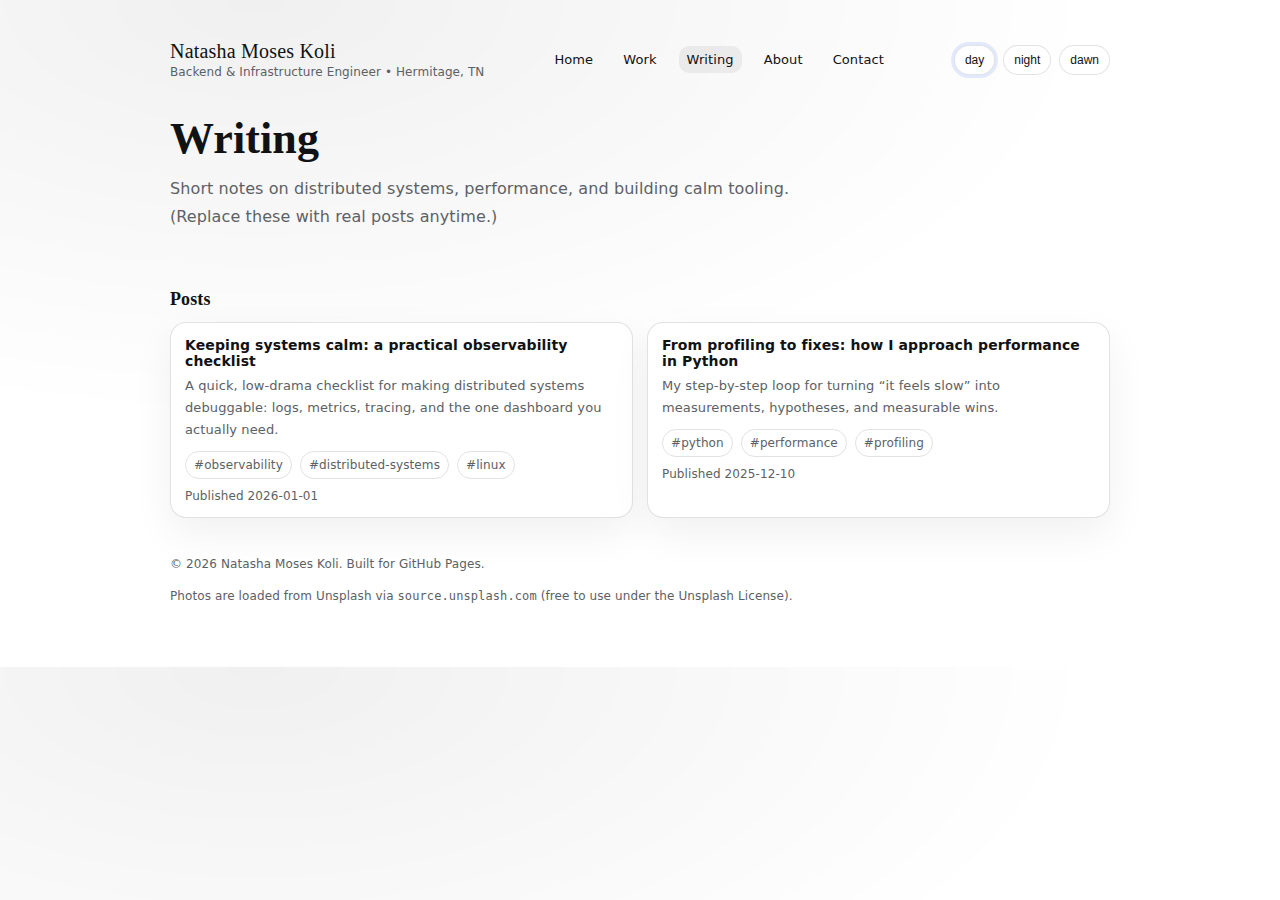
<file: writing.html>
<!doctype html>
<html lang="en" data-theme="day">
<head>
  <meta charset="utf-8" />
  <meta name="viewport" content="width=device-width,initial-scale=1" />
  <title>Writing | Natasha Moses Koli</title>
  <link rel="stylesheet" href="assets/styles.css" />
  <meta name="description" content="Distributed systems, HPC workflows, and performance-focused Python/C++ on Linux." />
</head>
<body>
  <div class="wrap">
    
    <div class="topbar">
      <div class="brand">
        <div class="name">Natasha Moses Koli</div>
        <div class="role">Backend & Infrastructure Engineer • Hermitage, TN</div>
      </div>
      <div class="nav">
        <a href="index.html">Home</a>
<a href="work.html">Work</a>
<a href="writing.html" aria-current="page">Writing</a>
<a href="about.html">About</a>
<a href="contact.html">Contact</a>
      </div>
      <div class="moods" aria-label="Theme">
        <button class="mood" data-theme-btn="day" aria-pressed="false" type="button">day</button>
        <button class="mood" data-theme-btn="night" aria-pressed="false" type="button">night</button>
        <button class="mood" data-theme-btn="dawn" aria-pressed="false" type="button">dawn</button>
      </div>
    </div>
    
    
<div class="hero">
  <h1>Writing</h1>
  <p class="sub">Short notes on distributed systems, performance, and building calm tooling. (Replace these with real posts anytime.)</p>
</div>

<div class="section">
  <h2>Posts</h2>
  <div class="grid">
    
<div class="card">
  <h3>Keeping systems calm: a practical observability checklist</h3>
  <p>A quick, low-drama checklist for making distributed systems debuggable: logs, metrics, tracing, and the one dashboard you actually need.</p>
  <div class="tags" style="margin-top:10px"><span class="tag">#observability</span><span class="tag">#distributed-systems</span><span class="tag">#linux</span></div>
  <div class="small" style="margin-top:10px">Published 2026-01-01</div>
</div>

<div class="card">
  <h3>From profiling to fixes: how I approach performance in Python</h3>
  <p>My step-by-step loop for turning “it feels slow” into measurements, hypotheses, and measurable wins.</p>
  <div class="tags" style="margin-top:10px"><span class="tag">#python</span><span class="tag">#performance</span><span class="tag">#profiling</span></div>
  <div class="small" style="margin-top:10px">Published 2025-12-10</div>
</div>

  </div>
</div>

    
    <div class="footer">
      <div>© <span id="y"></span> Natasha Moses Koli. Built for GitHub Pages.</div>
      <div class="small">
        Photos are loaded from Unsplash via <code>source.unsplash.com</code> (free to use under the Unsplash License).
      </div>
    </div>
    <script>document.getElementById("y").textContent = new Date().getFullYear();</script>
    
  </div>
  <script src="assets/data.js"></script>
  <script src="assets/app.js"></script>
</body>
</html>
</file>
<file: assets/styles.css>
:root{
  --bg:#ffffff;
  --text:#111214;
  --muted:#5c6166;
  --border:rgba(17,18,20,.12);
  --card:#ffffff;
  --shadow:0 16px 40px rgba(17,18,20,.06);
  --link:#111214;
  --pill:rgba(17,18,20,.06);
  --accent:#2c2f33;
  --hero-grad: radial-gradient(1400px 700px at 20% 0%, rgba(0,0,0,.06), transparent 60%);
  --font-sans: ui-sans-serif, system-ui, -apple-system, Segoe UI, Roboto, Helvetica, Arial;
  --font-serif: ui-serif, Georgia, "Times New Roman", Times, serif;
}

/* Themes (inspired by STILL: day/night/dawn mood toggles) */
html[data-theme="day"]{
  --bg:#ffffff;
  --text:#111214;
  --muted:#5c6166;
  --border:rgba(17,18,20,.12);
  --card:#ffffff;
  --shadow:0 16px 40px rgba(17,18,20,.06);
  --link:#111214;
  --pill:rgba(17,18,20,.06);
  --accent:#2c2f33;
  --hero-grad: radial-gradient(1400px 700px at 20% 0%, rgba(0,0,0,.06), transparent 60%);
}

html[data-theme="night"]{
  --bg:#0b0c10;
  --text:#f4f6f8;
  --muted:#b8c0c7;
  --border:rgba(244,246,248,.14);
  --card:#0f1117;
  --shadow:0 18px 50px rgba(0,0,0,.35);
  --link:#f4f6f8;
  --pill:rgba(244,246,248,.10);
  --accent:#d7dde2;
  --hero-grad: radial-gradient(1400px 700px at 20% 0%, rgba(255,255,255,.08), transparent 60%);
}

html[data-theme="dawn"]{
  --bg:#fff8f0;
  --text:#1b1b1d;
  --muted:#6b5f58;
  --border:rgba(27,27,29,.14);
  --card:#fffaf5;
  --shadow:0 16px 40px rgba(27,27,29,.08);
  --link:#1b1b1d;
  --pill:rgba(27,27,29,.06);
  --accent:#2f2a27;
  --hero-grad: radial-gradient(1400px 700px at 20% 0%, rgba(255,139,92,.18), transparent 55%);
}

*{box-sizing:border-box}
body{
  margin:0;
  background: var(--hero-grad), var(--bg);
  color:var(--text);
  font-family:var(--font-sans);
  letter-spacing:.1px;
}
a{color:var(--link); text-decoration:none}
a:hover{text-decoration:underline}
.wrap{max-width:980px; margin:0 auto; padding:34px 20px 60px}
.topbar{
  display:flex; align-items:center; justify-content:space-between;
  gap:16px; flex-wrap:wrap; padding:6px 0 18px;
}
.brand{display:flex; flex-direction:column; gap:2px;}
.brand .name{font-family:var(--font-serif); font-size:20px; letter-spacing:.2px}
.brand .role{font-size:12px; color:var(--muted)}
.nav{display:flex; gap:14px; flex-wrap:wrap; align-items:center; font-size:13px;}
.nav a{padding:6px 8px; border-radius:10px}
.nav a[aria-current="page"]{background:var(--pill)}
.moods{display:flex; gap:8px; flex-wrap:wrap; justify-content:flex-end;}
.mood{
  border:1px solid var(--border);
  background:var(--card);
  color:var(--text);
  border-radius:999px;
  padding:7px 10px;
  font-size:12px;
  cursor:pointer;
}
.mood[aria-pressed="true"]{box-shadow:0 0 0 3px rgba(80,120,255,.15);}

.hero{padding:18px 0 8px;}
h1{
  font-family:var(--font-serif);
  font-weight:600;
  font-size:44px;
  line-height:1.08;
  margin:0 0 12px;
}
.sub{
  max-width:68ch;
  color:var(--muted);
  font-size:16px;
  line-height:1.75;
  margin:0 0 16px;
}
.actions{display:flex; gap:10px; flex-wrap:wrap; margin:14px 0 0}
.btn{
  display:inline-flex; align-items:center; gap:8px;
  padding:10px 12px;
  border-radius:12px;
  border:1px solid var(--border);
  background:var(--card);
  box-shadow:var(--shadow);
  font-size:13px;
}
.btn.primary{background:var(--pill); box-shadow:none}
.kpis{display:flex; gap:10px; flex-wrap:wrap; margin-top:16px}
.kpi{
  padding:8px 10px;
  border-radius:999px;
  background:var(--pill);
  border:1px solid var(--border);
  font-size:12px;
  color:var(--text);
}

.section{margin-top:34px}
.section h2{
  font-family:var(--font-serif);
  font-size:18px;
  font-weight:600;
  margin:0 0 12px;
}
.still{
  border:1px solid var(--border);
  border-radius:18px;
  background:var(--card);
  overflow:hidden;
  box-shadow:var(--shadow);
}
.still img{width:100%; display:block; height:auto}
.still .pad{padding:16px 16px 18px}
.still .title{font-family:var(--font-serif); font-size:18px; margin:0 0 6px}
.still .meta{color:var(--muted); font-size:13px; line-height:1.6}
.still .bullets{margin:12px 0 0; padding-left:18px; color:var(--muted); line-height:1.7}
.tags{display:flex; gap:8px; flex-wrap:wrap; margin-top:12px}
.tag{
  font-size:12px; padding:6px 8px; border-radius:999px;
  border:1px solid var(--border); background:transparent; color:var(--muted);
}
.grid{display:grid; grid-template-columns:repeat(12, 1fr); gap:14px}
.card{
  grid-column: span 6;
  padding:14px;
  border-radius:16px;
  border:1px solid var(--border);
  background:var(--card);
  box-shadow:var(--shadow);
}
.card h3{margin:0 0 6px; font-size:14px}
.card p{margin:0; color:var(--muted); line-height:1.7; font-size:13px}
.hr{height:1px; background:var(--border); margin:26px 0}
.footer{
  margin-top:36px;
  color:var(--muted);
  font-size:12px;
  line-height:1.7;
  display:flex;
  justify-content:space-between;
  gap:12px;
  flex-wrap:wrap;
}
.small{font-size:12px; color:var(--muted)}
.searchRow{display:flex; gap:10px; flex-wrap:wrap; align-items:center; margin-top:12px;}
.searchRow input{
  flex:1; min-width:220px;
  padding:10px 12px;
  border-radius:12px;
  border:1px solid var(--border);
  background:var(--card);
  color:var(--text);
}
@media (max-width: 860px){
  h1{font-size:34px}
  .card{grid-column: span 12}
}
</file>
